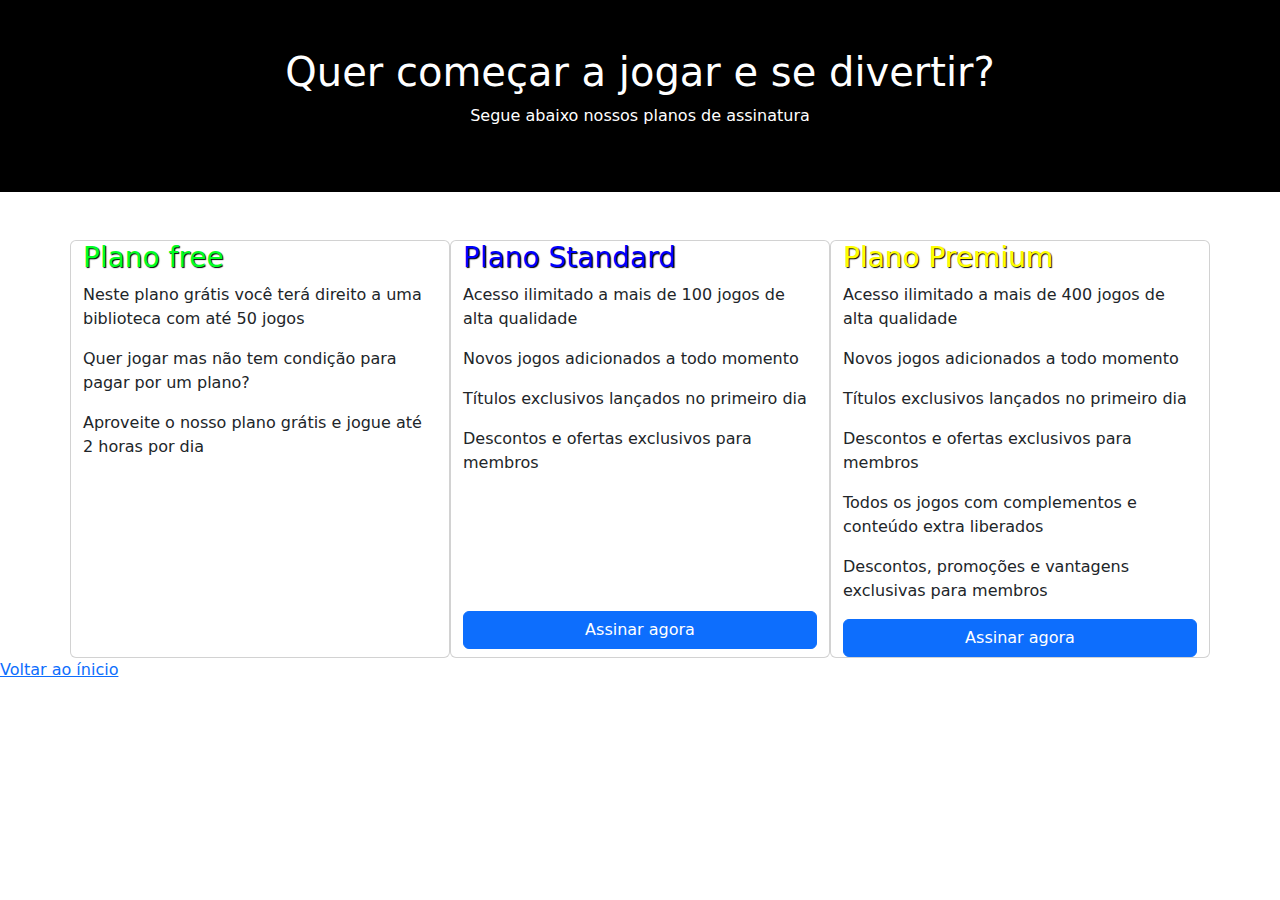
<file: XstationGames/assinaturas.html>
<!DOCTYPE html>
<html lang="en">
<head>
  <title>Assinaturas | XtationGames</title>
  <meta charset="utf-8">
  <meta name="viewport" content="width=device-width, initial-scale=1">
  <link rel="stylesheet" href="css/assinaturas.css">
  <link href="https://cdn.jsdelivr.net/npm/bootstrap@5.2.3/dist/css/bootstrap.min.css" rel="stylesheet">
  <script src="https://cdn.jsdelivr.net/npm/bootstrap@5.2.3/dist/js/bootstrap.bundle.min.js"></script>
</head>
<body>

<div class="container-fluid p-5 bg-black text-white text-center">
  <h1>Quer começar a jogar e se divertir?</h1>
  <p>Segue abaixo nossos planos de assinatura</p> 
</div>
  
<div class="container mt-5">
  <div class="row">
    <div class="col-sm-4 card plano1">
      <h3 class="free">Plano free</h3>
      <p>Neste plano grátis você terá direito a uma biblioteca com até 50 jogos</p>
      <p>Quer jogar mas não tem condição para pagar por um plano?</p>
      <p>Aproveite o nosso plano grátis e jogue até 2 horas por dia</p>

    </div>
    <div class="col-sm-4 card">
      <h3 class="standard">Plano Standard</h3>
      <p>Acesso ilimitado a mais de 100 jogos de alta qualidade</p>
      <p>Novos jogos adicionados a todo momento</p>
      <p>Títulos exclusivos lançados no primeiro dia</p>
      <p>Descontos e ofertas exclusivos para membros</p>
      <br>
      <br>
      <br>
      <br>
      <br>
      
      <a href="#" class="btn btn-primary">Assinar agora</a>
    </div>
    <div class="col-sm-4 card">
      <h3 class="premium">Plano Premium</h3>        
      <p>Acesso ilimitado a mais de 400 jogos de alta qualidade</p>
      <p>Novos jogos adicionados a todo momento</p>
      <p>Títulos exclusivos lançados no primeiro dia</p>
      <p>Descontos e ofertas exclusivos para membros</p>
      <p>Todos os jogos com complementos e conteúdo extra liberados</p>
      <p>Descontos, promoções e vantagens exclusivas para membros</p>
      <a href="#" class="btn btn-primary">Assinar agora</a>
    </div>
  </div>
</div>
<a class="link" href="/index.html">Voltar ao ínicio</a>
</body>
</html>
</file>
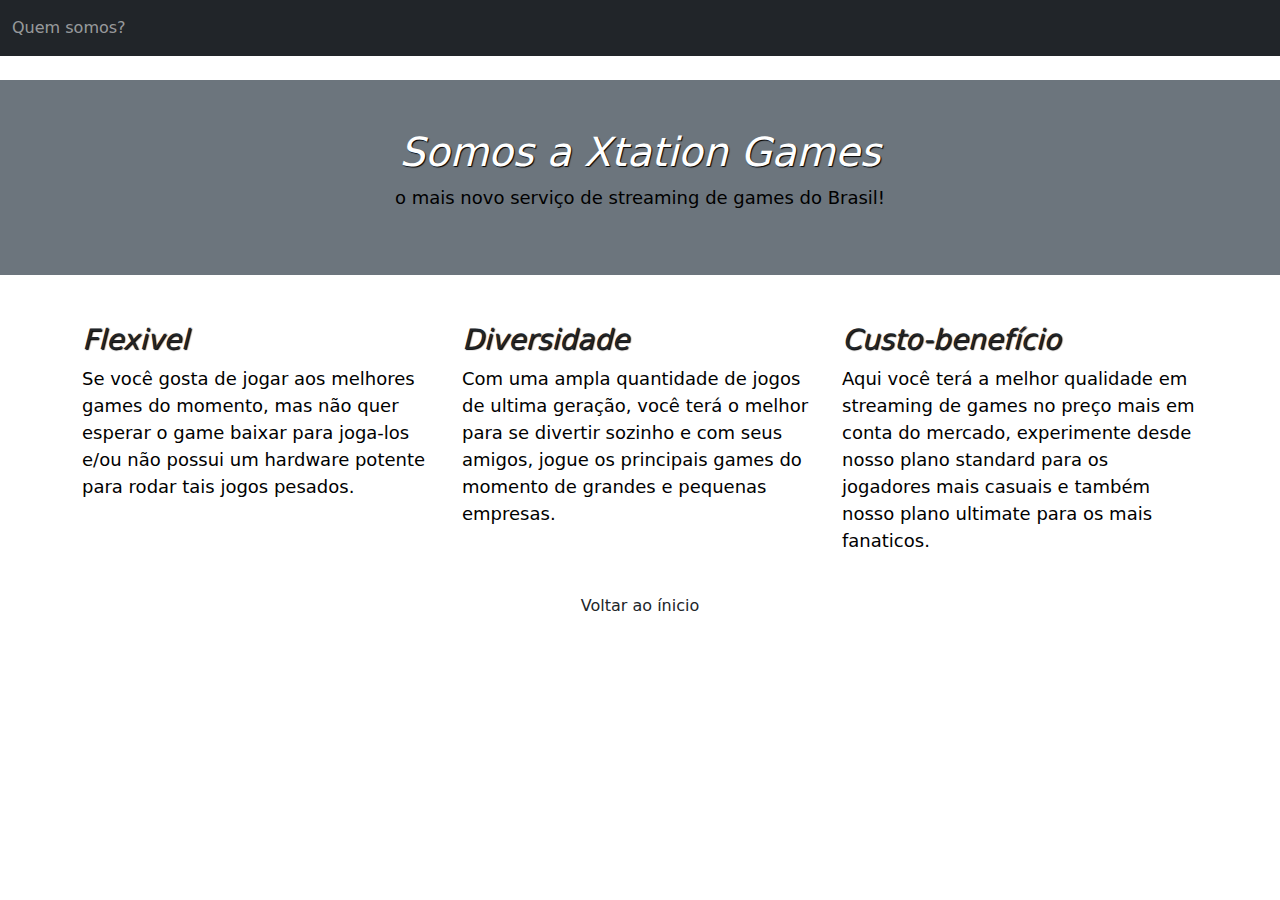
<file: XstationGames/empresa.html>
<!DOCTYPE html>
<html lang="pt-br">
<head>
  <title>Nossa empresa | XtationGames</title>
  <meta charset="utf-8">
  <meta name="viewport" content="width=device-width, initial-scale=1">
  <link rel="stylesheet" href="css/empresa.css">
  <link href="https://cdn.jsdelivr.net/npm/bootstrap@5.2.3/dist/css/bootstrap.min.css" rel="stylesheet">
  <script src="https://cdn.jsdelivr.net/npm/bootstrap@5.2.3/dist/js/bootstrap.bundle.min.js"></script>
</head>
<body>

<nav class="navbar navbar-expand-sm bg-dark navbar-dark">
  <div class="container-fluid">
     <span class="navbar-text">Quem somos?</span>
  </div>
</nav>

<br>
<div class="container-fluid p-5 bg-secondary text-white text-center">
  <h1>Somos a Xtation Games</h1>
  <p>o mais novo serviço de streaming de games do Brasil!</p> 
</div>

<div class="empresa"></div>
<div class="container mt-5">
  <div class="row">
    <div class="col-sm-4">
      <h3>Flexivel</h3>
      <p>Se você gosta de jogar aos melhores games do momento,
         mas não quer esperar o game baixar para joga-los e/ou
        não possui um hardware potente para rodar tais jogos pesados.</p>
    </div>
    <div class="col-sm-4">
      <h3>Diversidade</h3>
      <p>Com uma ampla quantidade de jogos de ultima geração, você terá o melhor para se divertir sozinho e com seus amigos,
         jogue os principais games do momento de grandes e pequenas empresas. </p>
    </div>
    <div class="col-sm-4">
      <h3>Custo-benefício</h3>        
      <p>Aqui você terá a melhor qualidade em streaming de games no preço mais em conta do mercado,
          experimente desde nosso plano standard para os jogadores mais casuais e também nosso plano ultimate para os mais fanaticos.</p>
    </div>
  </div>

  <br>
</div>


<a class="nav-link" href="/index.html">Voltar ao ínicio</a>
</div>

</body>
</html>
</file>
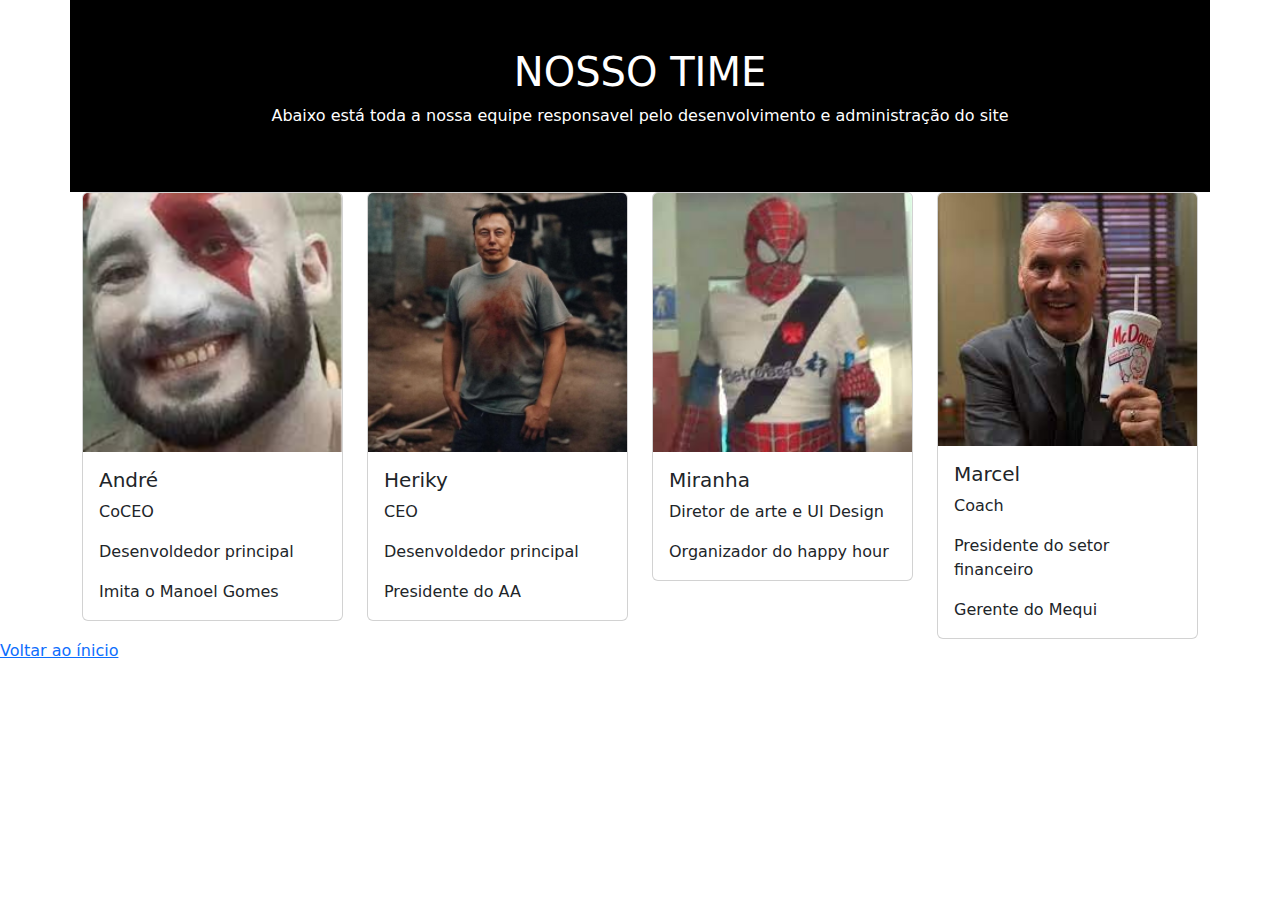
<file: XstationGames/nossotime.html>
<!DOCTYPE html>
<html lang="pt-br">
<head>
  <title>Nosso Time | XtationGames </title>
  <meta charset="utf-8">
  <meta name="viewport" content="width=device-width, initial-scale=1">
  <link href="https://cdn.jsdelivr.net/npm/bootstrap@5.2.3/dist/css/bootstrap.min.css" rel="stylesheet">
  <script src="https://cdn.jsdelivr.net/npm/bootstrap@5.2.3/dist/js/bootstrap.bundle.min.js"></script>
</head>
<body> 


<!--Time-->
<div class="time">
    <div class="container">
        <div class="row">
            <div class="container-fluid p-5 bg-black text-white text-center">
                <h1>NOSSO TIME</h1>
                <p>Abaixo está toda a nossa equipe responsavel pelo desenvolvimento e administração do site</p>
            </div>
            <br>
            <div class="col-md-3">
                <div class="card">
                    <img src="img/kratosdeepweb.png" class="card-img-top" alt="imagem de perfil 1">
                    <div class="card-body">
                        <h5 class="card-title">André</h5>
                        <p class="card-text">CoCEO</p>
                        <p class="card-text">Desenvoldedor principal</p>
                        <p class="card-text">Imita o Manoel Gomes</p>
                        
                    </div>
                </div>
            </div>

            <div class="col-md-3">
                <div class="card">
                    <img src="img/elonpobre.png" class="card-img-top" alt="imagem de perfil 1">
                    <div class="card-body">
                        <h5 class="card-title">Heriky</h5>
                        <p class="card-text">CEO</p>
                        <p class="card-text">Desenvoldedor principal</p>
                        <p class="card-text">Presidente do AA</p>
                        
                    </div>
                </div>
            </div>

            <div class="col-md-3">
                <div class="card">
                    <img src="img/miranha.jpg" class="card-img-top" alt="imagem de perfil 1">
                    <div class="card-body">
                        <h5 class="card-title">Miranha</h5>
                        <p class="card-text">Diretor de arte e UI Design</p>
                        <p class="card-text">Organizador do happy hour</p>
                        
                    </div>
                </div>
            </div>

            <div class="col-md-3">
                <div class="card">
                    <img src="img/marcelo.jpg" class="card-img-top" alt="imagem de perfil 1">
                    <div class="card-body">
                        <h5 class="card-title">Marcel</h5>
                        <p class="card-text">Coach</p>
                        <p class="card-text">Presidente do setor financeiro</p>
                        <p class="card-text">Gerente do Mequi</p>
                        
                    </div>
                </div>
            </div>

         </div>
    </div>
</div>

<a class="link" href="/index.html">Voltar ao ínicio</a>

</body>
</html>
</file>
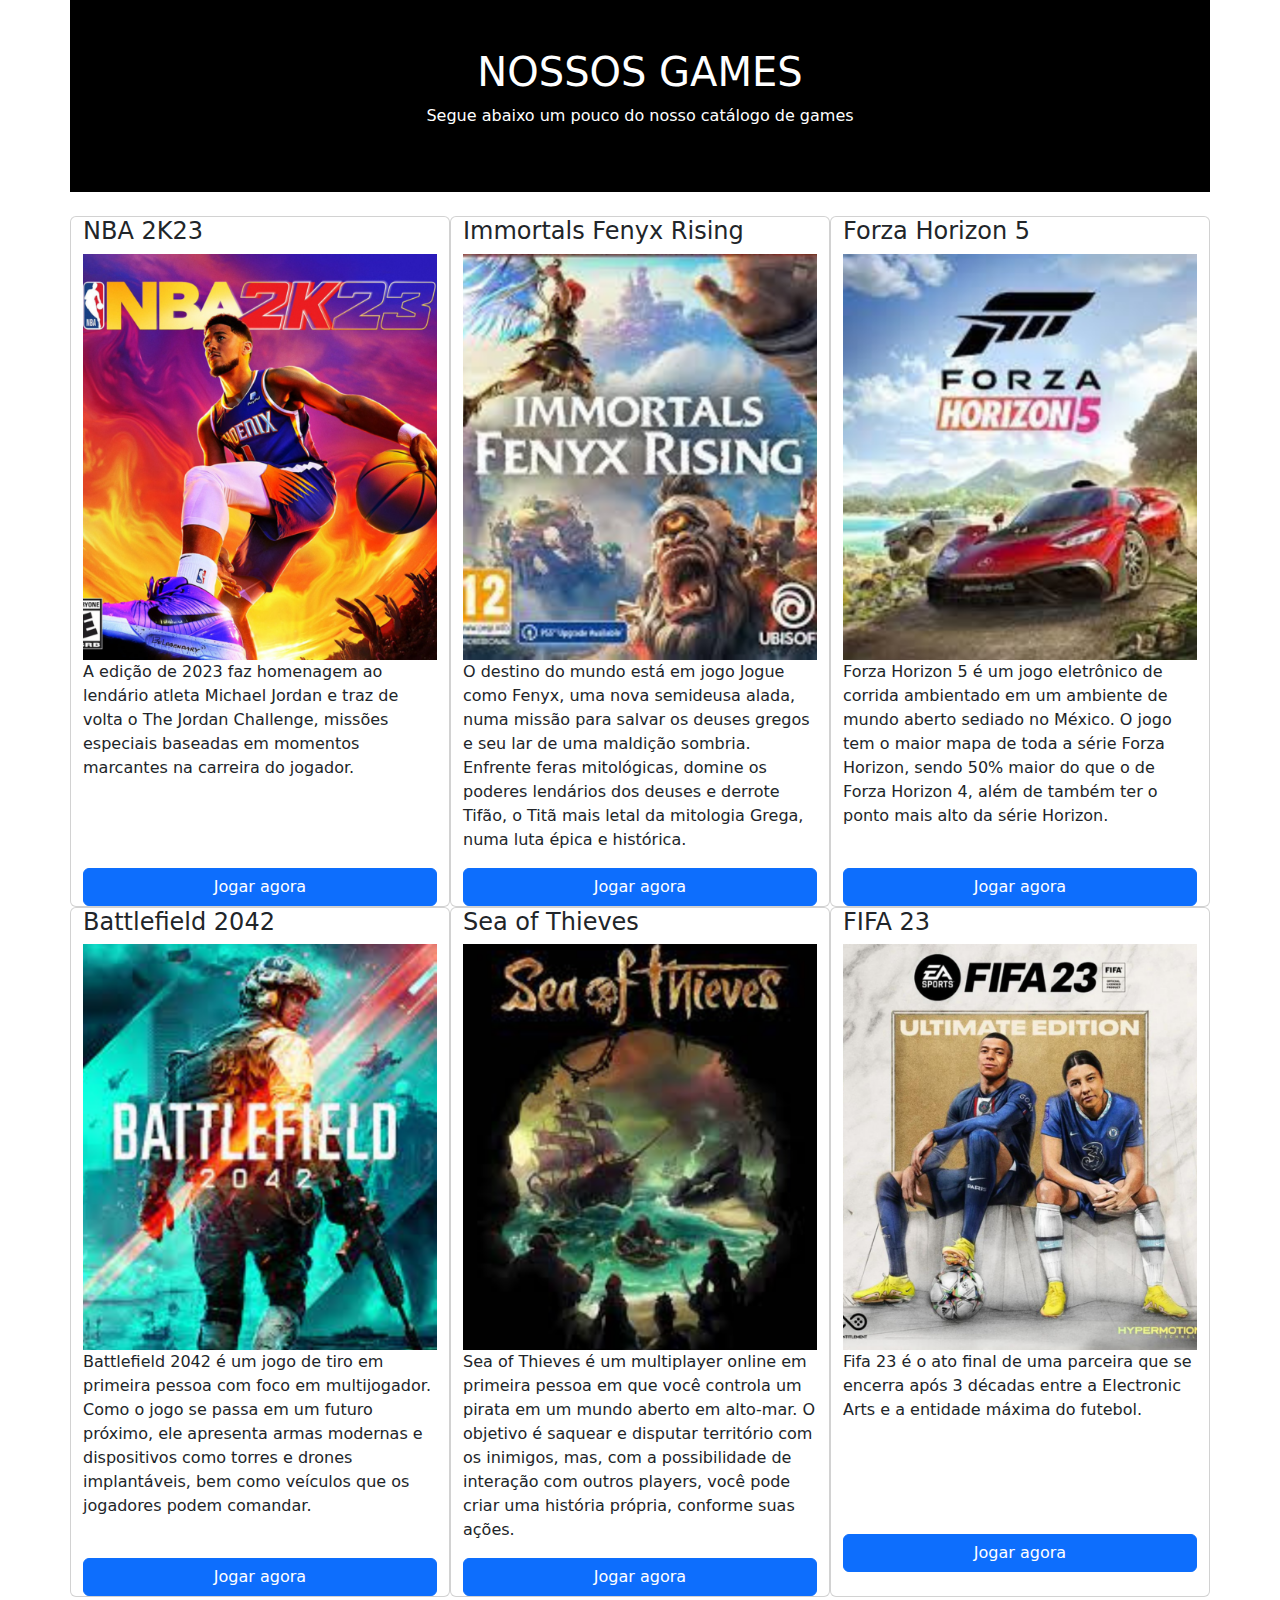
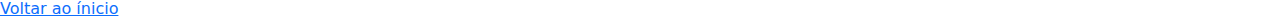
<file: XstationGames/servicos.html>
<!DOCTYPE html>
<html lang="pt-br">
<head>
  <title>Nossos serviços | XtationGames </title>
  <meta charset="utf-8">
  <meta name="viewport" content="width=device-width, initial-scale=1">
  <link href="https://cdn.jsdelivr.net/npm/bootstrap@5.2.3/dist/css/bootstrap.min.css" rel="stylesheet">
  <script src="https://cdn.jsdelivr.net/npm/bootstrap@5.2.3/dist/js/bootstrap.bundle.min.js"></script>
</head>
<body> 


<!--nossos produtos-->
<div id="produtos">
    <div class="container">
        <div class="row">
            <div class="container-fluid p-5 bg-black text-white text-center">
                <h1>NOSSOS GAMES</h1>
                <p>Segue abaixo um pouco do nosso catálogo de games</p>
            </div>
            <div class="row"></div>
            <br>
            <div class="col-md-4 card">
                <h4>NBA 2K23</h4>
                <img src="img/jogo1.png">
                <p>A edição de 2023 faz homenagem ao lendário atleta Michael Jordan e traz de volta o The Jordan Challenge, missões especiais baseadas em momentos marcantes na carreira do jogador.</p>
                <br>
                <br>
                <br>
                <a href="/assinaturas.html" class="btn btn-primary">Jogar agora</a>
            </div>

            <div class="col-md-4 card">
                <h4>Immortals Fenyx Rising</h4>
                <img src="img/jogo2.png">
                <p>O destino do mundo está em jogo
                    Jogue como Fenyx, uma nova semideusa alada, numa missão para salvar os deuses gregos e seu lar de uma maldição sombria. Enfrente feras mitológicas, domine os poderes lendários dos deuses e derrote Tifão, o Titã mais letal da mitologia Grega, numa luta épica e histórica.</p>
                    
                <a href="/assinaturas.html" class="btn btn-primary">Jogar agora</a>
            </div>

            <div class="col-md-4 card">
                <h4>Forza Horizon 5</h4>
                <img src="img/jogo3.png">
                <p>Forza Horizon 5 é um jogo eletrônico de corrida ambientado em um ambiente de mundo aberto sediado no México. O jogo tem o maior mapa de toda a série Forza Horizon, sendo 50% maior do que o de Forza Horizon 4, além de também ter o ponto mais alto da série Horizon.</p>
                <br>
                <a href="/assinaturas.html" class="btn btn-primary">Jogar agora</a>
            </div>

            <div class="col-md-4 card">
                <h4>Battlefield 2042</h4>
                <img src="img/jogo4.png">
                <p>Battlefield 2042 é um jogo de tiro em primeira pessoa com foco em multijogador. Como o jogo se passa em um futuro próximo, ele apresenta armas modernas e dispositivos como torres e drones implantáveis, bem como veículos que os jogadores podem comandar.</p>
                <br>
                <a href="/assinaturas.html" class="btn btn-primary">Jogar agora</a>
            </div>

            <div class="col-md-4 card">
                <h4>Sea of Thieves</h4>
                <img src="img/jogo5.png">
                <p>Sea of Thieves é um multiplayer online em primeira pessoa em que você controla um pirata em um mundo aberto em alto-mar. O objetivo é saquear e disputar território com os inimigos, mas, com a possibilidade de interação com outros players, você pode criar uma história própria, conforme suas ações.</p>
                
                <a href="/assinaturas.html" class="btn btn-primary">Jogar agora</a>
            </div>

            <div class="col-md-4 card">
                <h4>FIFA 23</h4>
                <img src="img/jogo6.png">
                <p> Fifa 23 é o ato final de uma parceira que se encerra após 3 décadas entre a Electronic Arts e a entidade máxima do futebol.</p>
                <br>
                <br>
                <br>
                <br>
                <a href="/assinaturas.html" class="btn btn-primary">Jogar agora</a>
            </div>
        </div>
    </div>
</div>

<a class="link" href="/index.html">Voltar ao ínicio</a>

</body>
</html>
</file>
<file: XstationGames/css/assinaturas.css>
.plano1{
    background-color: rgb(154, 154, 255);
}

.free{
    color: rgb(0, 255, 34);
    text-shadow: 1px 1px 1px black;
}

.standard{
    color: blue;
    text-shadow: 1px 1px 1px black;
}

.premium{
    color: yellow;
    text-shadow: 1px 1px 1px black;
}
</file>
<file: XstationGames/css/empresa.css>
.nav-link{
    text-align: center;

}

h1{
    color: black;
    text-shadow: 1px 1px 1px black;
    font-style: oblique;
}

p{
    color: black;
    font-size: large;
    
}

h3{
    text-shadow: 1px 1px 1px black;
    font-style: oblique;
}
</file>
